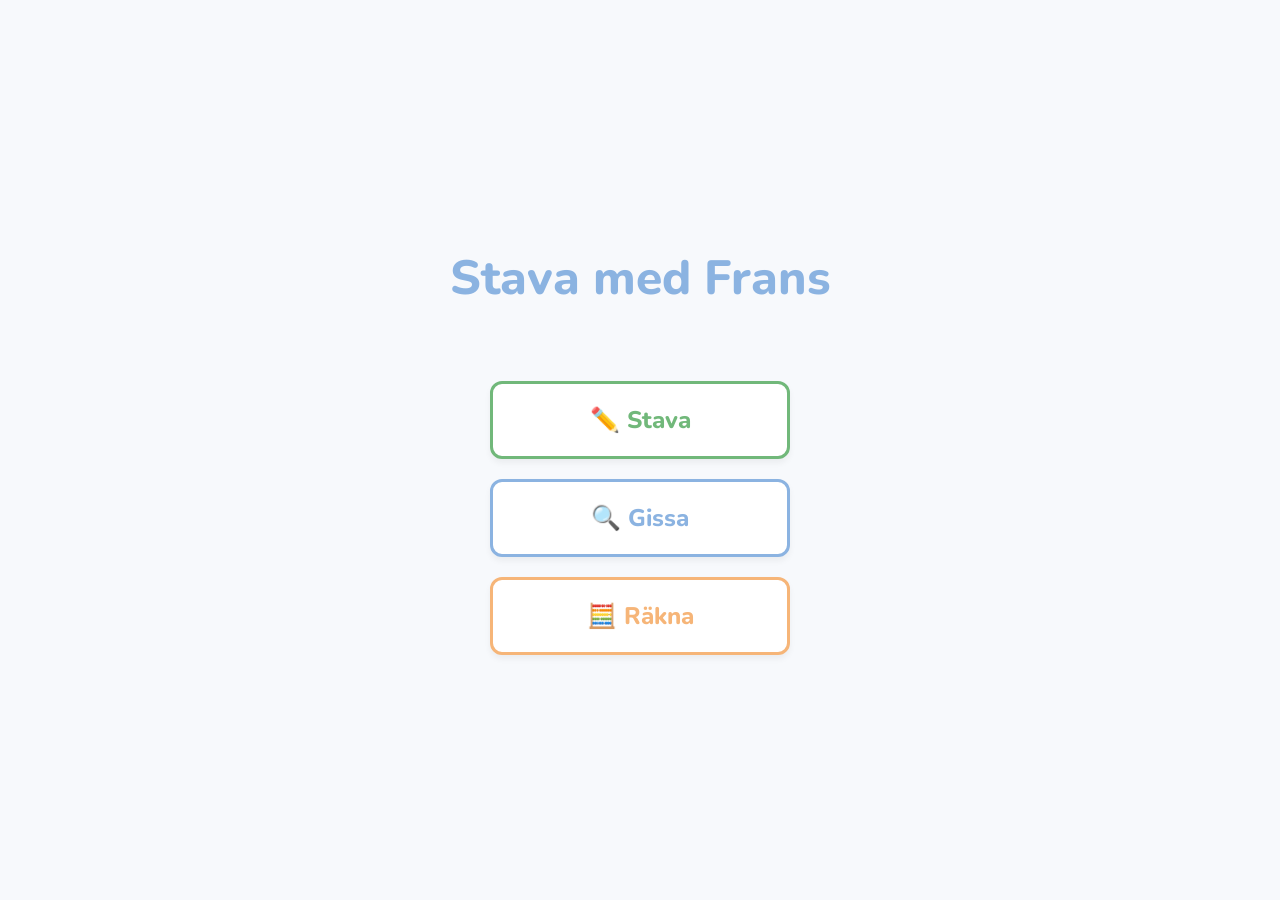
<file: index.html>
<!DOCTYPE html>
<html lang="sv">

<head>
    <meta charset="UTF-8">
    <meta name="viewport" content="width=device-width, initial-scale=1.0">
    <title>Stava med Frans - Meny</title>
    <link href="https://fonts.googleapis.com/css2?family=Nunito:wght@400;700;800&display=swap" rel="stylesheet">
    <link rel="stylesheet" href="style.css">
    <style>
        .menu-container {
            display: flex;
            flex-direction: column;
            gap: 20px;
            align-items: center;
            justify-content: center;
            margin-top: 50px;
        }

        .menu-button {
            display: flex;
            align-items: center;
            justify-content: center;
            width: 300px;
            padding: 20px;
            font-size: 1.5em;
            font-weight: 800;
            background: white;
            border-radius: 12px;
            text-decoration: none;
            transition: all 0.2s ease;
            box-shadow: 0 4px 6px rgba(0, 0, 0, 0.05);
            font-family: 'Nunito', Arial, sans-serif;
        }

        .menu-button:hover {
            transform: translateY(-5px);
            box-shadow: 0 6px 12px rgba(0, 0, 0, 0.1);
        }

        .menu-button.spell-game {
            color: #71b87a;
            border: 3px solid #71b87a;
        }

        .menu-button.match-game {
            color: #8bb3e1;
            border: 3px solid #8bb3e1;
        }

        .menu-button.math-game {
            color: #f6b578;
            border: 3px solid #f6b578;
        }
    </style>
</head>

<body>
    <div class="game-container">
        <h1>Stava med Frans</h1>

        <div class="menu-container">
            <a href="spelling.html" class="menu-button spell-game">✏️ Stava</a>
            <a href="match.html" class="menu-button match-game">🔍 Gissa</a>
            <a href="math.html" class="menu-button math-game">🧮 Räkna</a>
        </div>
    </div>
</body>

</html>
</file>
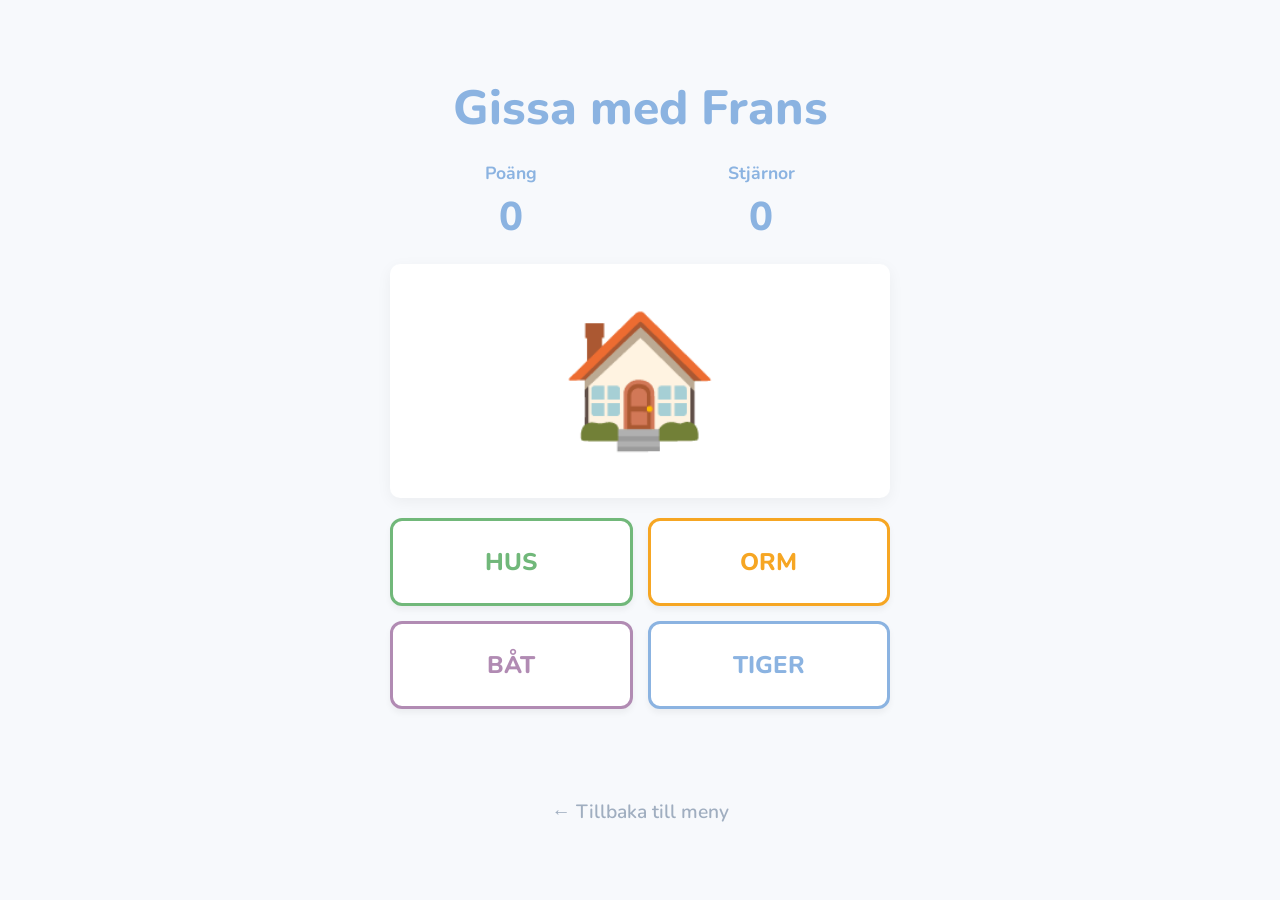
<file: match.html>
<!DOCTYPE html>
<html lang="sv">

<head>
    <meta charset="UTF-8">
    <meta name="viewport" content="width=device-width, initial-scale=1.0">
    <title>Stava med Frans - Gissa ord!</title>
    <link href="https://fonts.googleapis.com/css2?family=Nunito:wght@400;700;800&display=swap" rel="stylesheet">
    <link rel="stylesheet" href="style.css">
    <style>
        .options-container {
            display: grid;
            grid-template-columns: 1fr 1fr;
            gap: 15px;
            margin-bottom: 20px;
            width: 100%;
        }

        .option-button {
            background: white;
            border-radius: 12px;
            padding: 25px 10px;
            font-size: 1.5em;
            font-weight: 800;
            cursor: pointer;
            transition: all 0.2s ease;
            font-family: 'Nunito', Arial, sans-serif;
            text-transform: uppercase;
            box-shadow: 0 4px 6px rgba(0, 0, 0, 0.05);
            display: flex;
            align-items: center;
            justify-content: center;
        }

        /* 4 distinct pastel borders */
        .option-button:nth-child(1) {
            border: 3px solid #71b87a;
            color: #71b87a;
        }

        .option-button:nth-child(1):hover {
            background: #71b87a;
            color: white;
        }

        .option-button:nth-child(2) {
            border: 3px solid #f6a623;
            color: #f6a623;
        }

        .option-button:nth-child(2):hover {
            background: #f6a623;
            color: white;
        }

        .option-button:nth-child(3) {
            border: 3px solid #b18bb3;
            color: #b18bb3;
        }

        .option-button:nth-child(3):hover {
            background: #b18bb3;
            color: white;
        }

        .option-button:nth-child(4) {
            border: 3px solid #8bb3e1;
            color: #8bb3e1;
        }

        .option-button:nth-child(4):hover {
            background: #8bb3e1;
            color: white;
        }

        .option-button.wrong {
            background-color: #eb3349 !important;
            color: white !important;
            border-color: #eb3349 !important;
            animation: shake 0.5s ease-in-out;
        }

        .option-button.correct {
            background-color: #71b87a !important;
            color: white !important;
            border-color: #71b87a !important;
            animation: pulse 0.5s ease-in-out;
            transform: scale(1.05);
        }
    </style>
</head>

<body>
    <div class="game-container">
        <h1>Gissa med Frans</h1>

        <div class="score-board">
            <div class="score-item">
                <div class="score-label">Poäng</div>
                <div class="score-value" id="score">0</div>
            </div>
            <div class="score-item">
                <div class="score-label">Stjärnor</div>
                <div class="score-value" id="stars">0</div>
            </div>
        </div>

        <div class="image-container">
            <div class="image-emoji" id="image">🚗</div>
        </div>

        <div class="options-container" id="options">
            <!-- Blank word options will be inserted here -->
        </div>

        <div class="feedback" id="feedback">&nbsp;</div>

        <div class="back-link">
            <a href="index.html">&larr; Tillbaka till meny</a>
        </div>
    </div>

    <script src="match.js"></script>
</body>

</html>
</file>
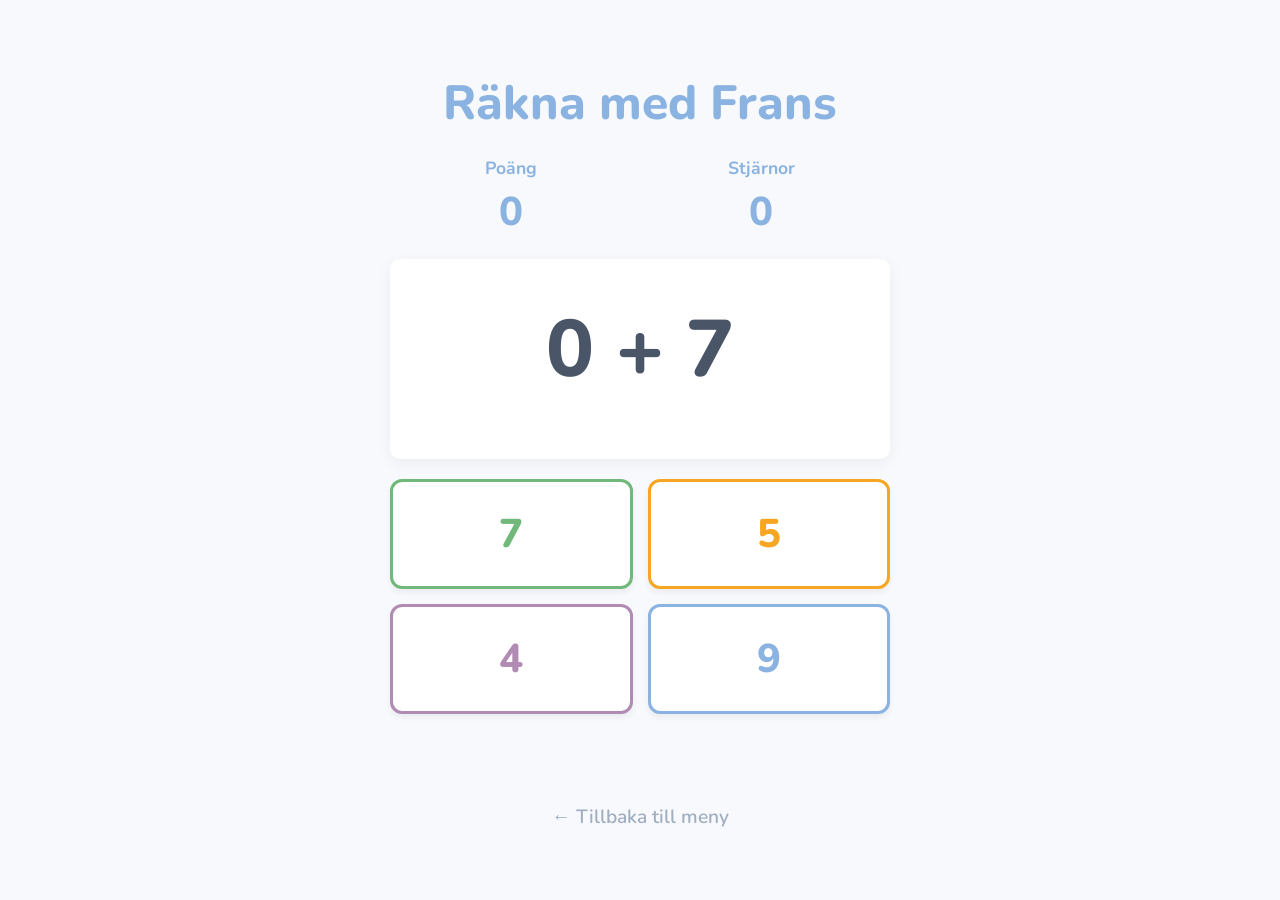
<file: math.html>
<!DOCTYPE html>
<html lang="sv">

<head>
    <meta charset="UTF-8">
    <meta name="viewport" content="width=device-width, initial-scale=1.0">
    <title>Stava med Frans - Räkna!</title>
    <link href="https://fonts.googleapis.com/css2?family=Nunito:wght@400;700;800&display=swap" rel="stylesheet">
    <link rel="stylesheet" href="style.css">
    <style>
        .options-container {
            display: grid;
            grid-template-columns: 1fr 1fr;
            gap: 15px;
            margin-bottom: 20px;
            width: 100%;
        }

        .option-button {
            background: white;
            border-radius: 12px;
            padding: 25px 10px;
            font-size: 2.5em;
            font-weight: 800;
            cursor: pointer;
            transition: all 0.2s ease;
            font-family: 'Nunito', Arial, sans-serif;
            box-shadow: 0 4px 6px rgba(0, 0, 0, 0.05);
            display: flex;
            align-items: center;
            justify-content: center;
        }

        /* 4 distinct pastel borders */
        .option-button:nth-child(1) {
            border: 3px solid #71b87a;
            color: #71b87a;
        }

        .option-button:nth-child(1):hover {
            background: #71b87a;
            color: white;
        }

        .option-button:nth-child(2) {
            border: 3px solid #f6a623;
            color: #f6a623;
        }

        .option-button:nth-child(2):hover {
            background: #f6a623;
            color: white;
        }

        .option-button:nth-child(3) {
            border: 3px solid #b18bb3;
            color: #b18bb3;
        }

        .option-button:nth-child(3):hover {
            background: #b18bb3;
            color: white;
        }

        .option-button:nth-child(4) {
            border: 3px solid #8bb3e1;
            color: #8bb3e1;
        }

        .option-button:nth-child(4):hover {
            background: #8bb3e1;
            color: white;
        }

        .option-button.wrong {
            background-color: #eb3349 !important;
            color: white !important;
            border-color: #eb3349 !important;
            animation: shake 0.5s ease-in-out;
        }

        .option-button.correct {
            background-color: #71b87a !important;
            color: white !important;
            border-color: #71b87a !important;
            animation: pulse 0.5s ease-in-out;
            transform: scale(1.05);
        }

        .math-problem {
            font-size: 5em;
            font-weight: 800;
            color: #4a5568;
            margin-bottom: 20px;
            text-align: center;
        }
    </style>
</head>

<body>
    <div class="game-container">
        <h1>Räkna med Frans</h1>

        <div class="score-board">
            <div class="score-item">
                <div class="score-label">Poäng</div>
                <div class="score-value" id="score">0</div>
            </div>
            <div class="score-item">
                <div class="score-label">Stjärnor</div>
                <div class="score-value" id="stars">0</div>
            </div>
        </div>

        <div class="image-container">
            <div class="math-problem" id="math-problem">5 + 2</div>
        </div>

        <div class="options-container" id="options">
            <!-- Math options will be inserted here -->
        </div>

        <div class="feedback" id="feedback">&nbsp;</div>

        <div class="back-link">
            <a href="index.html">&larr; Tillbaka till meny</a>
        </div>
    </div>

    <script src="math.js"></script>
</body>

</html>
</file>
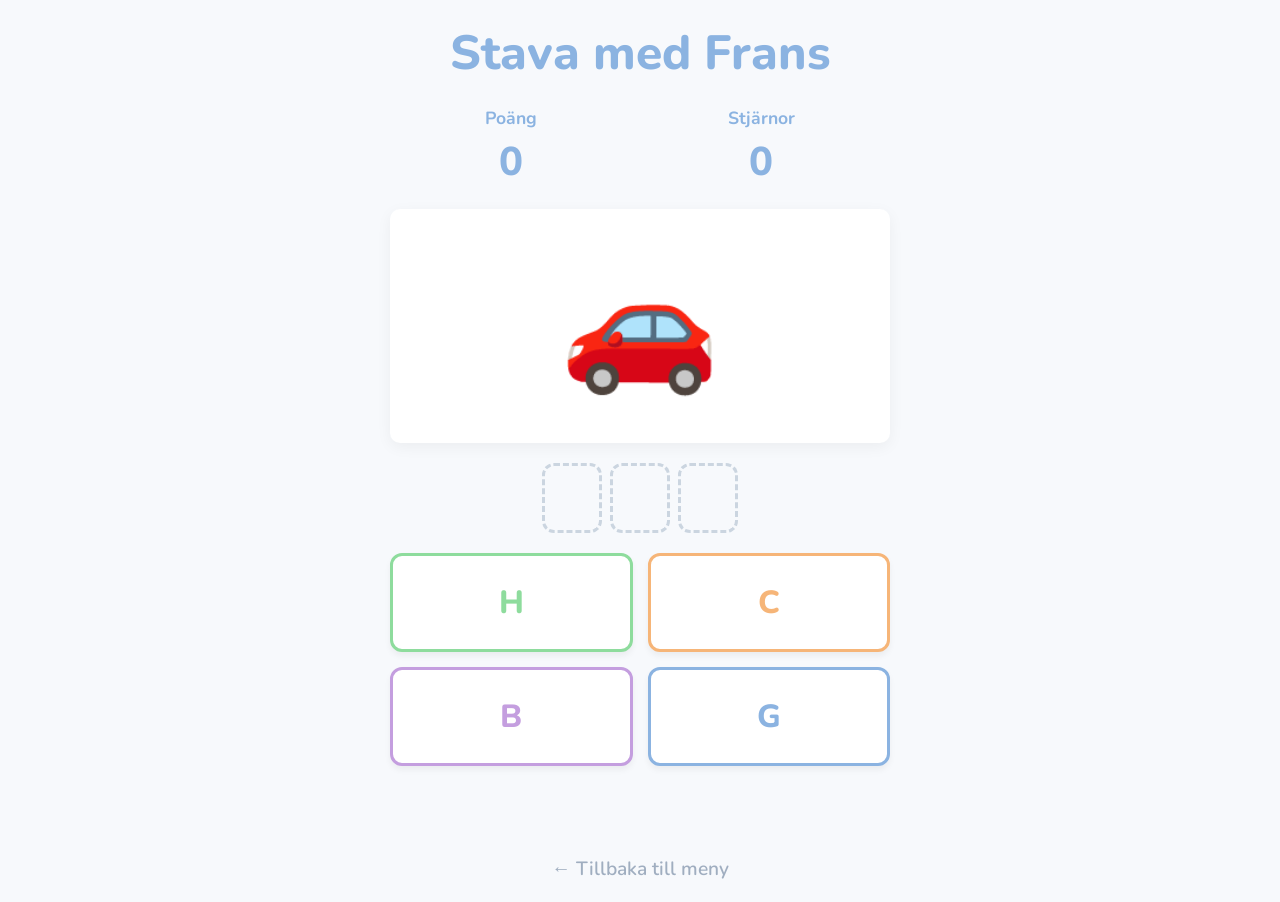
<file: spelling.html>
<!DOCTYPE html>
<html lang="sv">

<head>
    <meta charset="UTF-8">
    <meta name="viewport" content="width=device-width, initial-scale=1.0">
    <title>Stava med Frans - Lär dig stava!</title>
    <link rel="stylesheet" href="style.css">
</head>

<body>
    <div class="game-container">
        <h1>Stava med Frans</h1>

        <div class="score-board">
            <div class="score-item">
                <div class="score-label">Poäng</div>
                <div class="score-value" id="score">0</div>
            </div>
            <div class="score-item">
                <div class="score-label">Stjärnor</div>
                <div class="score-value" id="stars">0</div>
            </div>
        </div>

        <div class="image-container">
            <div class="image-emoji" id="image">🚗</div>
        </div>

        <div class="word-slots-container" id="word-slots">
            <!-- Blank letter slots will be inserted here -->
        </div>

        <div class="letter-pool-container" id="letter-pool">
            <!-- Available letters will be inserted here -->
        </div>

        <div class="feedback" id="feedback">&nbsp;</div>

        <div class="back-link">
            <a href="index.html">&larr; Tillbaka till meny</a>
        </div>
    </div>

    <script src="script.js"></script>
</body>

</html>
</file>
<file: style.css>
@import url('https://fonts.googleapis.com/css2?family=Nunito:wght@600;700;800&display=swap');

* {
    margin: 0;
    padding: 0;
    box-sizing: border-box;
}

body {
    font-family: 'Nunito', Arial, sans-serif;
    background-color: #f7f9fc;
    color: #4a5568;
    min-height: 100vh;
    display: flex;
    flex-direction: column;
    align-items: center;
    justify-content: center;
    padding: 20px;
}

.game-container {
    max-width: 500px;
    width: 100%;
    display: flex;
    flex-direction: column;
    align-items: stretch;
}

h1 {
    text-align: center;
    color: #8bb3e1;
    margin-bottom: 20px;
    font-size: 3em;
    font-weight: 800;
}

.score-board {
    display: flex;
    justify-content: space-around;
    margin-bottom: 20px;
}

.score-item {
    text-align: center;
}

.score-label {
    font-size: 1.1em;
    color: #8bb3e1;
    font-weight: 700;
    margin-bottom: 5px;
}

.score-value {
    font-size: 2.5em;
    font-weight: 800;
    color: #8bb3e1;
}

.image-container {
    background: white;
    border-radius: 10px;
    padding: 30px;
    text-align: center;
    margin-bottom: 20px;
    min-height: 200px;
    display: flex;
    align-items: center;
    justify-content: center;
    box-shadow: 0 4px 15px rgba(0, 0, 0, 0.05);
}

.image-emoji {
    font-size: 8em;
    animation: bounce 1s ease-in-out;
}

@keyframes bounce {

    0%,
    100% {
        transform: translateY(0);
    }

    50% {
        transform: translateY(-10px);
    }
}

.word-slots-container {
    display: flex;
    justify-content: center;
    gap: 8px;
    margin-bottom: 20px;
    min-height: 60px;
}

.letter-slot {
    width: 60px;
    height: 70px;
    border: 3px dashed #cbd5e0;
    border-radius: 12px;
    display: flex;
    align-items: center;
    justify-content: center;
    font-size: 2.5em;
    font-weight: 800;
    color: #4a5568;
    background-color: transparent;
    cursor: pointer;
    transition: all 0.2s ease;
    text-transform: uppercase;
}

.letter-slot.filled {
    border-style: solid;
    border-color: #8bb3e1;
    background-color: white;
    box-shadow: 0 4px 6px rgba(0, 0, 0, 0.05);
}

.letter-pool-container {
    display: grid;
    grid-template-columns: 1fr 1fr;
    gap: 15px;
    margin-bottom: 20px;
    width: 100%;
}

.letter-button {
    background: white;
    border: 3px solid #8bb3e1;
    border-radius: 12px;
    padding: 25px 10px;
    font-size: 2em;
    font-weight: 800;
    color: #8bb3e1;
    cursor: pointer;
    transition: all 0.2s ease;
    font-family: 'Nunito', Arial, sans-serif;
    text-transform: uppercase;
    box-shadow: 0 4px 6px rgba(0, 0, 0, 0.05);
    display: flex;
    align-items: center;
    justify-content: center;
}

.letter-button:nth-child(4n+1) {
    border-color: #8edc9d;
    color: #8edc9d;
}

.letter-button:nth-child(4n+2) {
    border-color: #f6b578;
    color: #f6b578;
}

.letter-button:nth-child(4n+3) {
    border-color: #c49edf;
    color: #c49edf;
}

.letter-button:nth-child(4n+4) {
    border-color: #8bb3e1;
    color: #8bb3e1;
}

.letter-button:hover:not(.hidden) {
    transform: translateY(-3px);
    box-shadow: 0 6px 12px rgba(0, 0, 0, 0.1);
}

.letter-button:active:not(.hidden) {
    transform: translateY(0);
}

.letter-button.wrong {
    background-color: #eb3349 !important;
    color: white !important;
    border-color: #eb3349 !important;
    animation: shake 0.5s ease-in-out;
}

.word-slots-container.correct .letter-slot {
    background-color: #8edc9d;
    border-color: #8edc9d;
    color: white;
    animation: pulse 0.5s ease-in-out;
}

.word-slots-container.wrong .letter-slot {
    background-color: #eb3349;
    border-color: #eb3349;
    color: white;
    animation: shake 0.5s ease-in-out;
}

@keyframes pulse {

    0%,
    100% {
        transform: scale(1);
    }

    50% {
        transform: scale(1.05);
    }
}

@keyframes shake {

    0%,
    100% {
        transform: translateX(0);
    }

    25% {
        transform: translateX(-5px);
    }

    75% {
        transform: translateX(5px);
    }
}

.feedback {
    text-align: center;
    font-size: 1.5em;
    font-weight: 800;
    min-height: 40px;
    margin-bottom: 20px;
}

.feedback.correct {
    color: #8edc9d;
}

.feedback.wrong {
    color: #eb3349;
}

.back-link {
    text-align: center;
    margin-top: 10px;
}

.back-link a {
    color: #a0aec0;
    text-decoration: none;
    font-size: 1.2em;
    font-weight: 600;
}

.back-link a:hover {
    color: #718096;
}

@media (max-width: 480px) {
    body {
        padding: 10px;
    }

    h1 {
        font-size: 2em;
        margin-bottom: 15px;
    }

    .image-container {
        padding: 20px;
        min-height: 150px;
        margin-bottom: 15px;
    }

    .image-emoji {
        font-size: 5em;
    }

    .math-problem {
        font-size: 3.5em;
    }

    .letter-slot {
        width: 40px;
        height: 50px;
        font-size: 1.6em;
    }

    .letter-button {
        padding: 12px 8px;
        font-size: 1.4em;
    }

    .options-container {
        gap: 10px;
    }

    .option-button {
        padding: 15px 8px;
        font-size: 1.5em;
    }
}
</file>
